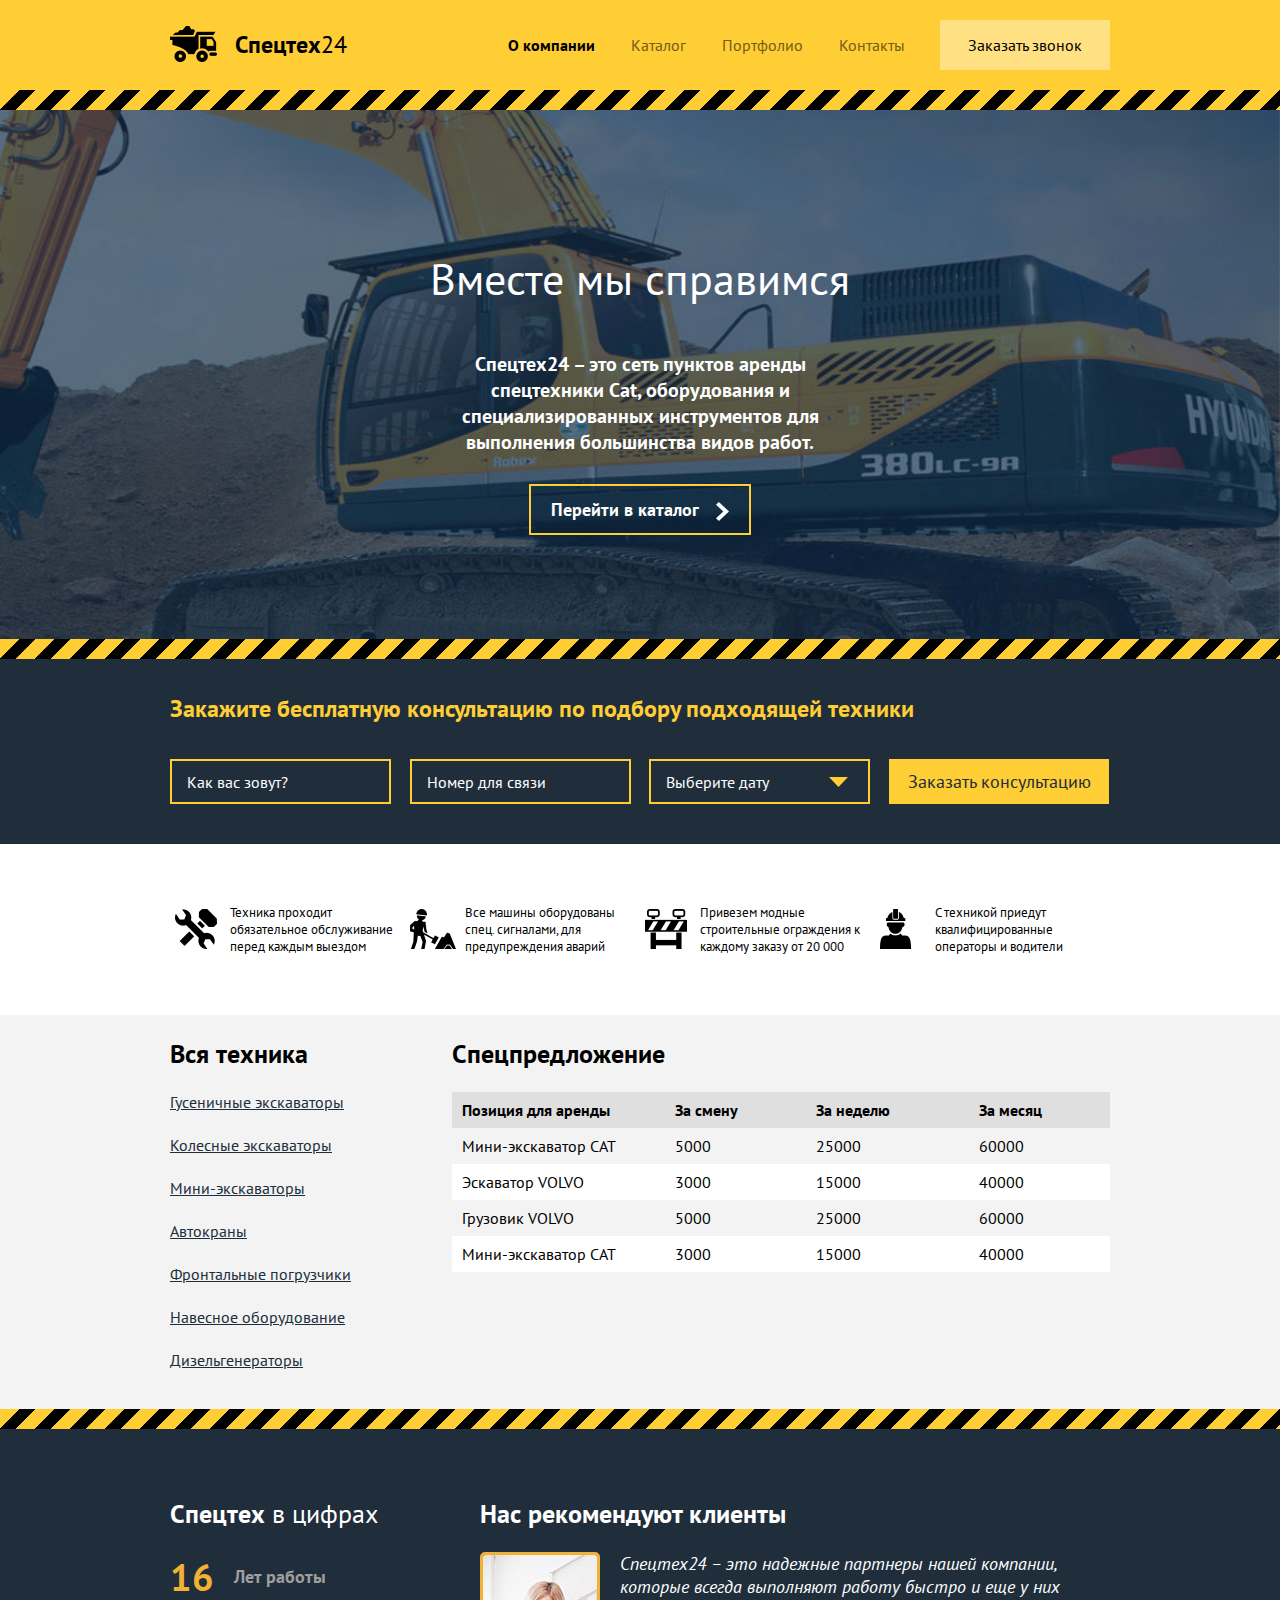
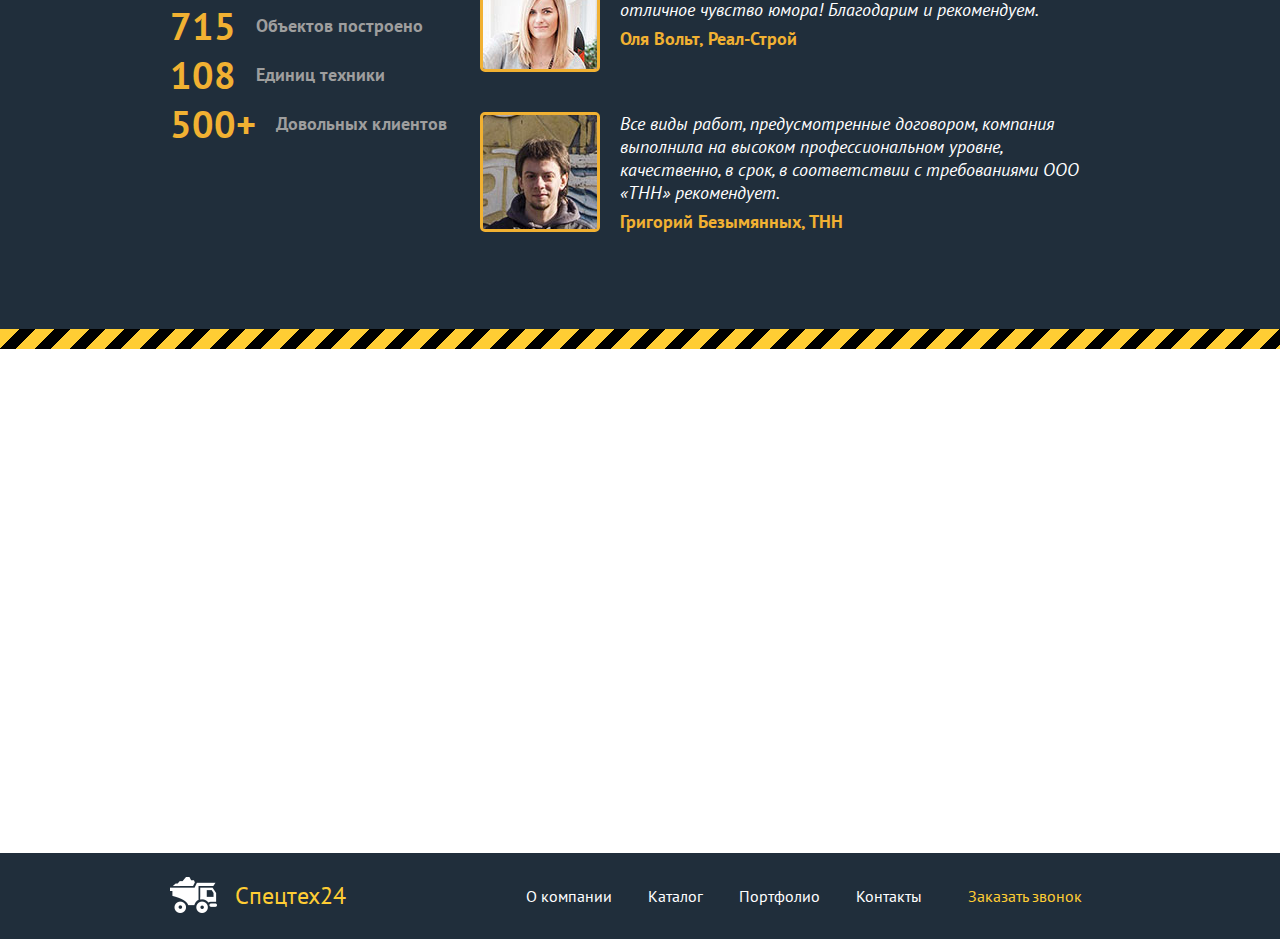
<file: index.html>
<!DOCTYPE HTML>
<html>
  <head>
  <meta http-equiv="Content-Type" content="text/html; charset=utf-8">
  <title>Спецтех24</title>
  <link href='https://fonts.googleapis.com/css?family=PT+Sans:400,700&subset=latin,cyrillic' rel='stylesheet' type='text/css'>
  <link rel="stylesheet" href="css/normalize.css">
  <link rel="stylesheet" href="css/style.css">
  </head>
  <body>
   <header class="page-header">
     <div class="container">
           <div class="header-logo">
           <span class=""><b>Спецтех</b>24</span>
           </div>
            <nav class="main-nav">
              <ul>
                <li><a href="index.html" class="main-nav__current-a">О компании</a></li>
                <li><a href="catalog.html">Каталог</a></li>
                <li><a href="portfolio.html">Портфолио</a></li>
                <li><a href="contacts.html">Контакты</a></li>
              </ul>
            </nav>
          <button class="header__call-btn">Заказать звонок</button>
     </div>
    </header>
    <main class="gradient">
      <article class="promo">
          <div class="container">
            <p>Вместе мы справимся</p>
            <h1>Спецтех24 – это сеть пунктов аренды спецтехники Cat, оборудования и специализированных инструментов для выполнения большинства видов работ.</h1>
            <a href="catalog.html" class="promo-btn">Перейти в каталог</a>
          </div>
      </article>
        <section class="consult gradient">
          <div class="container">
          <h2>Закажите бесплатную консультацию по подбору подходящей техники</h2>
          <form action="#" class="consult-form row">
            <input type="text" placeholder="Как вас зовут?" class="consult__form-input column">
            <input type="tel" placeholder="Номер для связи" class="consult__form-input column">
            <div class="form-calendar">
            <input type="text" placeholder="Выберите дату" id="datetimepicker" class="input-calendar">
            </div>
            <input type="button" class="consult-btn column" value="Заказать консультацию">
          </form>
          </div>
        </section>
      <div class="features">
        <div class="container">
        <ul class="row">
          <li class="column"><div class="features-img-tools features-item"><p>Техника проходит обязательное обслуживание перед каждым выездом</p></div></li>
          <li class="column"><div class="features-img-work features-item"><p>Все машины оборудованы спец. сигналами, для предупреждения аварий</p></div></li>
          <li class="column"><div class="features-img-fence features-item"><p>Привезем модные строительные ограждения к каждому заказу от 20 000 </p></div></li>
          <li class="column"><div class="features-img-workman features-item"><p>С техникой приедут квалифицированные операторы и водители</p></div></li>
        </ul>
        </div>
        </div>
      <div class="technic">
        <div class="container">
        <div class="row">
        <aside class="items column">
          <h2>Вся техника</h2>
          <nav class="technic-nav">
            <ul>
            <li><a href="#">Гусеничные экскаваторы</a></li>
            <li><a href="#">Колесные экскаваторы</a></li>
            <li><a href="#">Мини-экскаваторы</a></li>
            <li><a href="#">Автокраны</a></li>
            <li><a href="#">Фронтальные погрузчики</a></li>
            <li><a href="#">Навесное оборудование</a></li>
            <li><a href="#">Дизельгенераторы</a></li>
            </ul>
          </nav>
        </aside>
         <section class="special-offer column-right">
          <h2>Спецпредложение</h2>
          <table class="special-offer-table">
            <tr>
              <th>Позиция для аренды</th>
              <th>За смену</th>
              <th>За неделю</th>
              <th>За месяц</th>
            </tr>
            <tr>
              <td>Мини-экскаватор CAT</td>
              <td>5000</td>
              <td>25000</td>
              <td>60000</td>
            </tr>
            <tr>
              <td>Эскаватор VOLVO</td>
              <td>3000</td>
              <td>15000</td>
              <td>40000</td>
            </tr>
            <tr>
              <td>Грузовик VOLVO</td>
              <td>5000</td>
              <td>25000</td>
              <td>60000</td>
            </tr>
            <tr>
              <td>Мини-экскаватор CAT</td>
              <td>3000</td>
              <td>15000</td>
              <td>40000</td>
            </tr>
          </table>
        </section>
      </div>
        </div>
      </div>
      <div class="about gradient">
        <div class="container">
        <div class="row">
        <div class="advantage column">
          <h2>Спецтех <span class="thin-text">в цифрах</span></h2>
          <ul>
            <li><span class="advantage-number">16</span><span class="advantage-text"> Лет работы</span></li>
            <li><span class="advantage-number">715</span><span class="advantage-text"> Объектов построено</span></li>
            <li><span class="advantage-number">108</span><span class="advantage-text"> Единиц техники</span></li>
            <li><span class="advantage-number">500+</span><span class="advantage-text"> Довольных клиентов</span></li>
          </ul>
        </div>
        <div class="clients column-right">
        <article class="clients-review row">
          <h2>Нас рекомендуют клиенты</h2>
            <div class="clients-photo">
              <img src="img/img-photo-client-a.jpg" alt="Оля Вольт" class="clients-review__photo-woman">
            </div>
          <blockquote>Спецтех24 – это надежные партнеры нашей компании, которые всегда выполняют работу быстро и еще у них отличное чувство юмора! Благодарим и рекомендуем.
            <cite>Оля Вольт, Реал-Строй</cite>
          </blockquote>
          </article>
          <article class="clients-review">
          <div class="clients-photo">
          <img src="img/img-photo-client-b.jpg" alt="Григорий Безымянных" class="clients-review__photo-man">
          </div>
          <blockquote>
            Все виды работ, предусмотренные договором, компания выполнила на высоком профессиональном уровне, качественно, в срок, в соответствии с требованиями ООО «ТНН» рекомендует.
              <cite>Григорий Безымянных, ТНН</cite>
            </blockquote>
          </article>
          </div>
        </div>
        </div>
      </div>
      <div class="map gradient">
        <iframe src="https://www.google.com/maps/embed?pb=!1m14!1m12!1m3!1d38037.79157214837!2d30.310338916148982!3d59.93023123448317!2m3!1f0!2f0!3f0!3m2!1i1024!2i768!4f13.1!5e0!3m2!1sru!2sru!4v1454964029597" width="600" height="450" frameborder="0" style="border:0" allowfullscreen></iframe>
      </div>
    </main>
     <footer class="page-footer">
      <div class="container">
        <div class="footer-logo">
            <span>Спецтех24</span>
        </div>
          <nav class="footer-nav">
            <ul>
              <li><a href="index.html">О компании</a></li>
              <li><a href="catalog.html">Каталог</a></li>
              <li><a href="portfolio.html">Портфолио</a></li>
              <li><a href="contacts.html">Контакты</a></li>
            </ul>
         </nav>
           <input type="button" class="footer__call-btn" value="Заказать звонок">
      </div>
    </footer>
    <script src="js/jquery.js"></script>
    <script src="js/jquery.datetimepicker.full.min.js"></script>
    <script src="js/main.js"></script>
  </body>
</html>
</file>
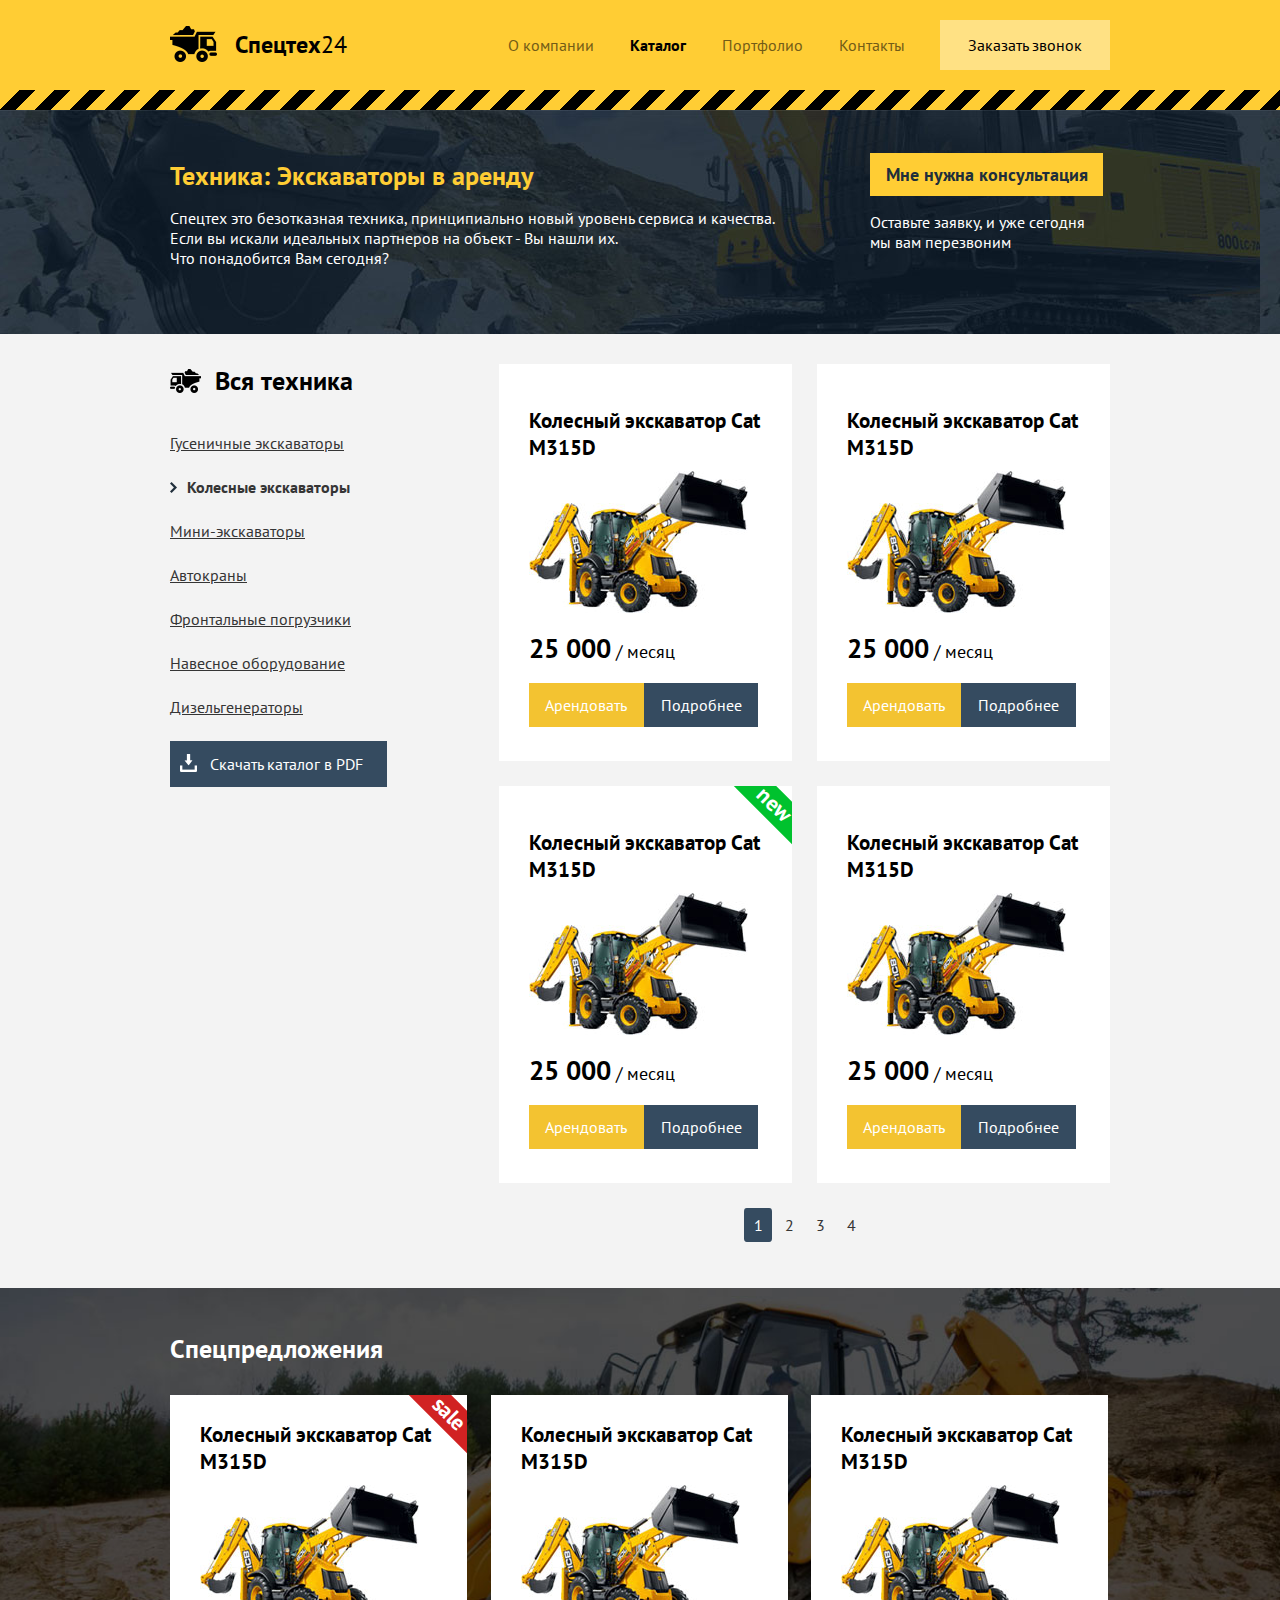
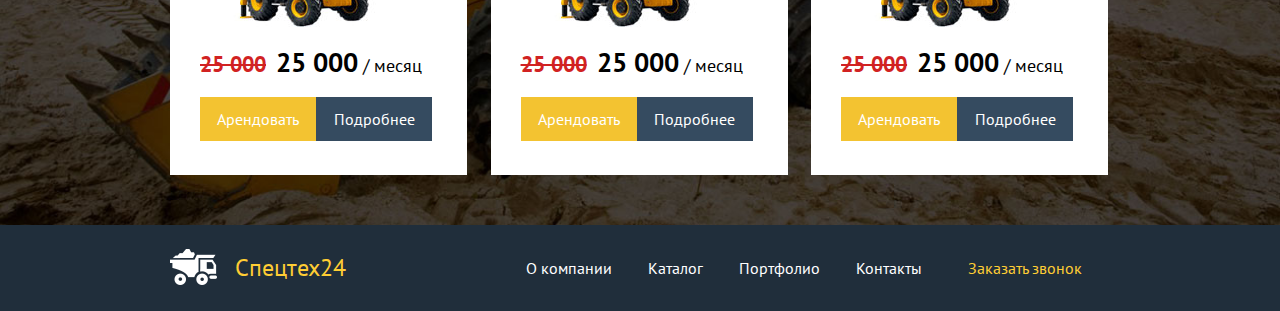
<file: catalog.html>
<!DOCTYPE HTML>
<html>
  <head>
  <meta http-equiv="Content-Type" content="text/html; charset=utf-8">
  <title>Каталог</title>
  <link href='https://fonts.googleapis.com/css?family=PT+Sans:400,700&subset=latin,cyrillic' rel='stylesheet' type='text/css'>
  <link rel="stylesheet" href="css/normalize.css">
  <link rel="stylesheet" href="css/style.css">
  </head>
  <body>
     <header class="page-header">
     <div class="container">
           <a href="index.html" class="header-logo">
           <span class=""><b>Спецтех</b>24</span>
           </a>
            <nav class="main-nav">
              <ul>
                <li><a href="index.html">О компании</a></li>
                <li><a href="catalog.html" class="main-nav__current-a">Каталог</a></li>
                <li><a href="portfolio.html">Портфолио</a></li>
                <li><a href="contacts.html">Контакты</a></li>
              </ul>
            </nav>
          <input type="button" class="header__call-btn" value="Заказать звонок">
     </div>
    </header>
    <main class="gradient">
      <div class="catalog__info">
        <div class="container">
        <div class="row">
              <div class="catalog__info-text column">
                <h1>Техника: Экскаваторы в аренду</h1>
              <p>Спецтех это безотказная техника, принципиально новый уровень сервиса и качества. <br> Если вы искали идеальных партнеров на объект - Вы нашли их. <br>
              Что понадобится Вам сегодня?</p>
              </div>
          <div class="catalog__info-consult-btn column-right">
          <a href="contacts.html" class="catalog__consult-btn">Мне нужна консультация</a>
                <p>Оставьте заявку, и уже сегодня мы вам перезвоним</p>
          </div>
          </div>
          </div>
      </div>
      <div class="catalog__selection">
        <div class="container">
        <div class="row">
        <aside class="catalog__items column">
          <h2>Вся техника</h2>
          <nav class="catalog__items-nav">
            <ul>
              <li><a href="#">Гусеничные экскаваторы</a></li>
              <li><a href="#" class="catalog__items-current-a">Колесные экскаваторы</a></li>
              <li><a href="#">Мини-экскаваторы</a></li>
              <li><a href="#">Автокраны</a></li>
              <li><a href="#">Фронтальные погрузчики</a></li>
              <li><a href="#">Навесное оборудование</a></li>
              <li><a href="#">Дизельгенераторы</a></li>
            </ul>
          </nav>
          <a href="#" class="catalog__items-nav-btn">Скачать каталог в PDF</a>
        </aside>
          <section class="goods column-right">
          <div class="row">
            <div class="product column">
              <h2>Колесный экскаватор Cat M315D</h2>
                <img src="img/pic/catalog-goods-product.jpg" alt="Экскаватор">
                <p><span class="catalog__price">25 000</span> / месяц</p>
              <a href="#" class="catalog__product-btn btn-yellow">Арендовать</a>
              <a href="#" class="catalog__product-btn btn-grey">Подробнее</a>
            </div>
            <div class="product column">
              <h2>Колесный экскаватор Cat M315D</h2>
                <img src="img/pic/catalog-goods-product.jpg" alt="Экскаватор">
                <p><span class="catalog__price">25 000</span> / месяц</p>
              <a href="#" class="catalog__product-btn btn-yellow">Арендовать</a>
              <a href="#" class="catalog__product-btn btn-grey">Подробнее</a>
            </div>
            <div class="product column new-product">
              <h2>Колесный экскаватор Cat M315D</h2>
                <img src="img/pic/catalog-goods-product.jpg" alt="Экскаватор">
                <p><span class="catalog__price">25 000</span> / месяц</p>
              <a href="#" class="catalog__product-btn btn-yellow">Арендовать</a>
              <a href="#" class="catalog__product-btn btn-grey">Подробнее</a>
            </div>
            <div class="product column">
              <h2>Колесный экскаватор Cat M315D</h2>
                <img src="img/pic/catalog-goods-product.jpg" alt="Экскаватор">
                <p><span class="catalog__price">25 000</span> / месяц</p>
              <a href="#" class="catalog__product-btn btn-yellow">Арендовать</a>
              <a href="#" class="catalog__product-btn btn-grey">Подробнее</a>
            </div>
              <div class="catalog__goods-navigation">
                <a href="#" class="catalog__goods-pages-btn current-page">1</a>
                <a href="#" class="catalog__goods-pages-btn">2</a>
                <a href="#" class="catalog__goods-pages-btn">3</a>
                <a href="#" class="catalog__goods-pages-btn">4</a>
              </div>
            </div>
        </section>
       </div>
        </div>
      </div>
      <section class="catalog__special-offer">
        <div class="container">
          <h2>Спецпредложения</h2>
          <div class="row">
          <div class="special-offer-product sale column">
            <h2>Колесный экскаватор Cat M315D</h2>
                <img src="img/pic/catalog-goods-product.jpg" height="142" width="219" alt="Экскаватор">
                <p><span class="old-price">25 000</span><span class="catalog__price">25 000</span> / месяц</p>
              <a href="#" class="catalog__product-btn btn-yellow">Арендовать</a>
              <a href="#" class="catalog__product-btn btn-grey">Подробнее</a>
          </div>
          <div class="special-offer-product column">
            <h2>Колесный экскаватор Cat M315D</h2>
                <img src="img/pic/catalog-goods-product.jpg" height="142" width="219" alt="Экскаватор">
                <p><span class="old-price">25 000</span><span class="catalog__price">25 000</span> / месяц</p>
              <a href="#" class="catalog__product-btn btn-yellow">Арендовать</a>
              <a href="#" class="catalog__product-btn btn-grey">Подробнее</a>
          </div>
          <div class="special-offer-product column">
            <h2>Колесный экскаватор Cat M315D</h2>
                <img src="img/pic/catalog-goods-product.jpg" height="142" width="219" alt="Экскаватор">
                <p><span class="old-price">25 000</span><span class="catalog__price">25 000</span> / месяц</p>
              <a href="#" class="catalog__product-btn btn-yellow">Арендовать</a>
              <a href="#" class="catalog__product-btn btn-grey">Подробнее</a>
          </div>
        </div>
        </div>
      </section>
     </main>
     <footer class="page-footer">
      <div class="container">
        <a href="index.html" class="footer-logo">
            <span>Спецтех24</span>
        </a>
          <nav class="footer-nav">
            <ul>
              <li><a href="index.html">О компании</a></li>
              <li><a href="catalog.html">Каталог</a></li>
              <li><a href="portfolio.html">Портфолио</a></li>
              <li><a href="contacts.html">Контакты</a></li>
            </ul>
         </nav>
           <input type="button" class="footer__call-btn" value="Заказать звонок">
      </div>
    </footer>
  </body>
</html>
</file>
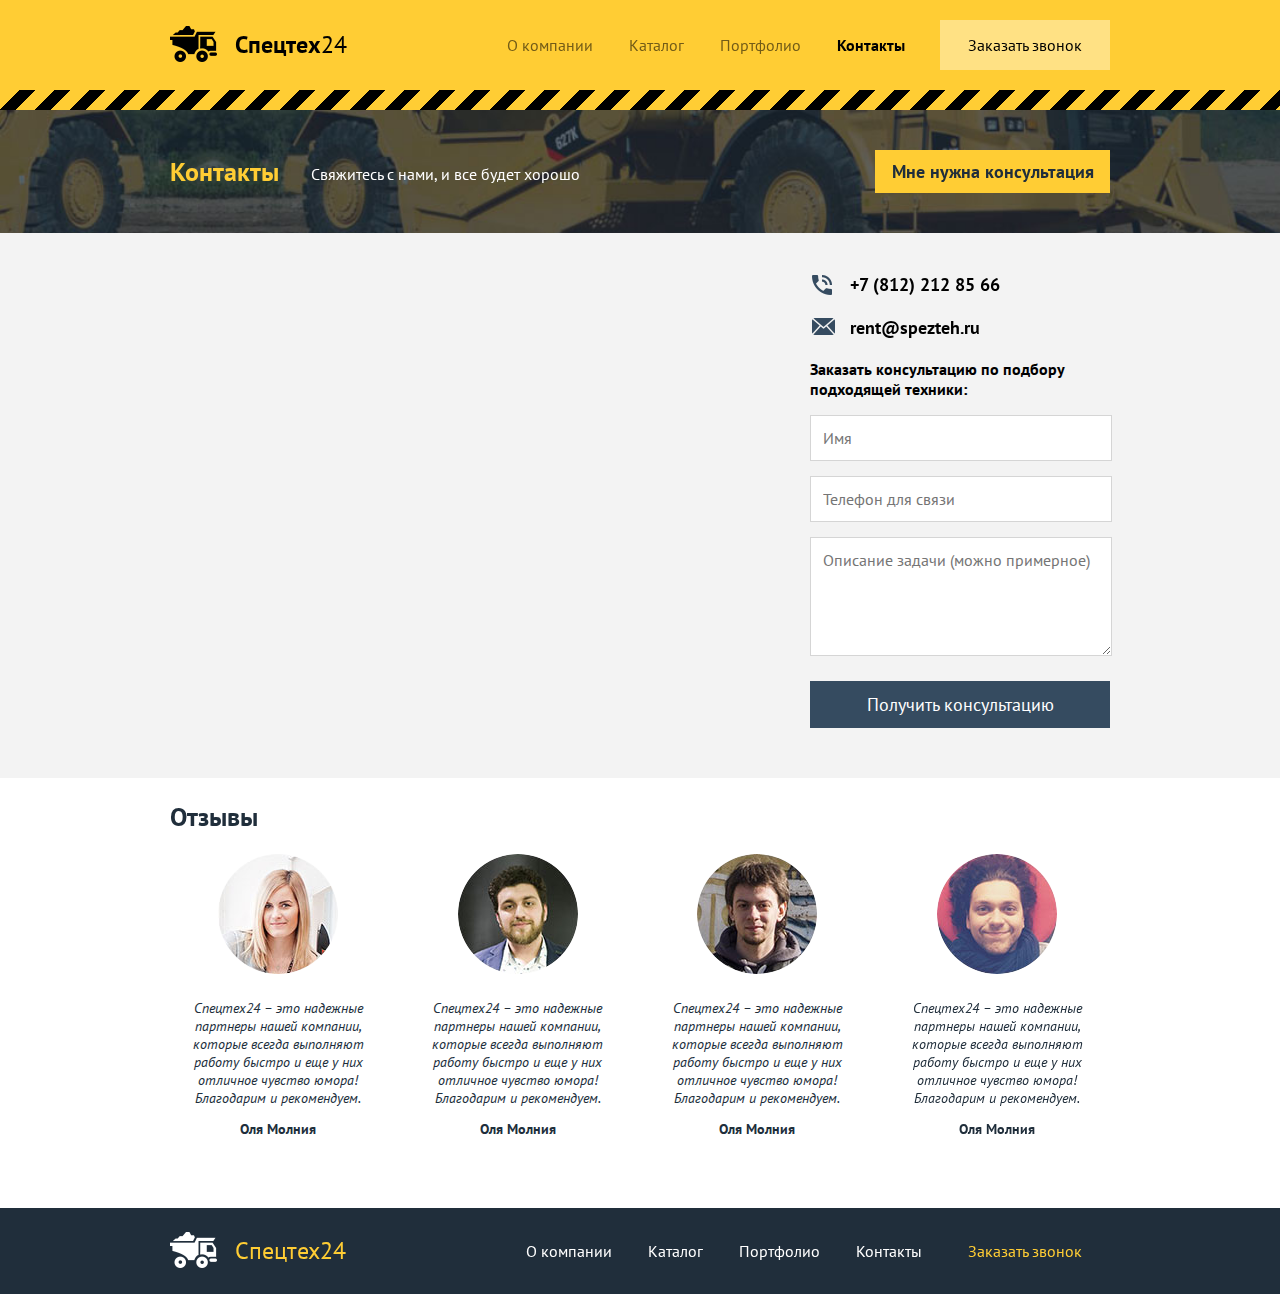
<file: contacts.html>
<!DOCTYPE HTML>
<html>
  <head>
  <meta http-equiv="Content-Type" content="text/html; charset=utf-8">
  <title>Контакты</title>
  <link href='https://fonts.googleapis.com/css?family=PT+Sans:400,700&subset=latin,cyrillic' rel='stylesheet' type='text/css'>
  <link rel="stylesheet" href="css/normalize.css">
  <link rel="stylesheet" href="css/style.css">
  </head>
  <body>
    <header class="page-header">
     <div class="container">
           <a href="index.html" class="header-logo">
           <span class=""><b>Спецтех</b>24</span>
           </a>
            <nav class="main-nav">
              <ul>
                <li><a href="index.html">О компании</a></li>
                <li><a href="catalog.html">Каталог</a></li>
                <li><a href="portfolio.html">Портфолио</a></li>
                <li><a href="contacts.html" class="main-nav__current-a">Контакты</a></li>
              </ul>
            </nav>
          <input type="button" class="header__call-btn" value="Заказать звонок">
     </div>
    </header>
    <main class="gradient">
      <div class="contacts">
        <div class="container">
          <div class="row">
              <div class="contacts_title">
                <h1>Контакты</h1>
                <p>Свяжитесь с нами, и все будет хорошо</p>
              </div>
              <a href="#" class="contacts-btn">Мне нужна консультация</a>
          </div>
      </div>
      </div>
      <section class="contacts-info">
        <div class="container">
        <div class="row">
          <div class="contacts__map column">
            <iframe src="https://www.google.com/maps/embed?pb=!1m14!1m12!1m3!1d38037.79157214837!2d30.310338916148982!3d59.93023123448317!2m3!1f0!2f0!3f0!3m2!1i1024!2i768!4f13.1!5e0!3m2!1sru!2sru!4v1454964029597" width="600" height="450" frameborder="0" style="border:0" allowfullscreen></iframe>
          </div>
            <div class="contacts-info-data column">
              <span class="contacts-number">+7 (812) 212 85 66</span>
              <span class="contacts-email">rent@spezteh.ru</span>
              <h2>Заказать консультацию по подбору подходящей техники:</h2>
              <form action="#">
                <input type="text" class="contacts-info-input" placeholder="Имя">
                <input type="tel" class="contacts-info-input" placeholder="Телефон для связи">
                <textarea name="contacts-form-name" id="contacts-form-id" placeholder="Описание задачи (можно примерное)"></textarea>
                <input type="button" class="contacts__form-btn" value="Получить консультацию">
              </form>
          </div>
          </div>
        </div>
      </section>
      <section class="contacts__clients-reviews">
        <div class="container">
          <h2>Отзывы</h2>
          <div class="row">
            <div class="contacts__clients-review column">
            <div class="skin">
              <img src="img/contacts-clients-review-a.jpg" height="120" width="120" alt="фото">
              </div>
        <blockquote>
          Спецтех24 – это надежные партнеры нашей компании, которые всегда выполняют работу быстро и еще у них отличное чувство юмора! Благодарим и рекомендуем. <br>
                <cite>Оля Молния</cite>
        </blockquote>
            </div>
             <div class="contacts__clients-review column">
             <div class="skin">
              <img src="img/contacts-clients-review-b.jpg" alt="фото">
              </div>
        <blockquote>
          Спецтех24 – это надежные партнеры нашей компании, которые всегда выполняют работу быстро и еще у них отличное чувство юмора! Благодарим и рекомендуем. <br>
                <cite>Оля Молния</cite>
        </blockquote>
            </div>
        <div class="contacts__clients-review column">
            <div class="skin">
              <img src="img/contacts-clients-review-c.jpg" alt="фото">
              </div>
        <blockquote>
          Спецтех24 – это надежные партнеры нашей компании, которые всегда выполняют работу быстро и еще у них отличное чувство юмора! Благодарим и рекомендуем. <br>
                <cite>Оля Молния</cite>
        </blockquote>
            </div>
             <div class="contacts__clients-review column">
              <div class="skin">
                <img src="img/contacts-clients-review-d.jpg" alt="фото">
              </div>
        <blockquote>
          Спецтех24 – это надежные партнеры нашей компании, которые всегда выполняют работу быстро и еще у них отличное чувство юмора! Благодарим и рекомендуем. <br>
                <cite>Оля Молния</cite>
        </blockquote>
            </div>
        </div>
        </div>
      </section>
    </main>
 <footer class="page-footer">
      <div class="container">
        <a href="index.html" class="footer-logo">
            <span>Спецтех24</span>
        </a>
          <nav class="footer-nav">
            <ul>
              <li><a href="index.html">О компании</a></li>
              <li><a href="catalog.html">Каталог</a></li>
              <li><a href="portfolio.html">Портфолио</a></li>
              <li><a href="contacts.html">Контакты</a></li>
            </ul>
         </nav>
           <input type="button" class="footer__call-btn" value="Заказать звонок">
      </div>
    </footer>
  </body>
</html>
</file>
<file: css/style.css>
/*Стили календаря*/

.xdsoft_datetimepicker {
  box-shadow: 0 5px 15px -5px rgba(0, 0, 0, 0.506);
  background: #fff;
  border-bottom: 1px solid #bbb;
  border-left: 1px solid #ccc;
  border-right: 1px solid #ccc;
  border-top: 1px solid #ccc;
  color: #333;
  font-family: "Helvetica Neue", Helvetica, Arial, sans-serif;
  padding: 8px;
  padding-left: 0;
  padding-top: 2px;
  position: absolute;
  z-index: 9999;
  -moz-box-sizing: border-box;
  box-sizing: border-box;
  display: none;
}
.xdsoft_datetimepicker.xdsoft_rtl {
  padding: 8px 0 8px 8px;
}

.xdsoft_datetimepicker iframe {
  position: absolute;
  left: 0;
  top: 0;
  width: 75px;
  height: 210px;
  background: transparent;
  border: none;
}

/*For IE8 or lower*/
.xdsoft_datetimepicker button {
  border: none !important;
}

.xdsoft_noselect {
  -webkit-touch-callout: none;
  -webkit-user-select: none;
  -khtml-user-select: none;
  -moz-user-select: none;
  -ms-user-select: none;
  -o-user-select: none;
  user-select: none;
}

.xdsoft_noselect::selection { background: transparent }
.xdsoft_noselect::-moz-selection { background: transparent }

.xdsoft_datetimepicker.xdsoft_inline {
  display: inline-block;
  position: static;
  box-shadow: none;
}

.xdsoft_datetimepicker * {
  -moz-box-sizing: border-box;
  box-sizing: border-box;
  padding: 0;
  margin: 0;
}

.xdsoft_datetimepicker .xdsoft_datepicker, .xdsoft_datetimepicker .xdsoft_timepicker {
  display: none;
}

.xdsoft_datetimepicker .xdsoft_datepicker.active, .xdsoft_datetimepicker .xdsoft_timepicker.active {
  display: block;
}

.xdsoft_datetimepicker .xdsoft_datepicker {
  width: 224px;
  float: left;
  margin-left: 8px;
}
.xdsoft_datetimepicker.xdsoft_rtl .xdsoft_datepicker {
  float: right;
  margin-right: 8px;
  margin-left: 0;
}

.xdsoft_datetimepicker.xdsoft_showweeks .xdsoft_datepicker {
  width: 256px;
}

.xdsoft_datetimepicker .xdsoft_timepicker {
  width: 58px;
  float: left;
  text-align: center;
  margin-left: 8px;
  margin-top: 0;
}
.xdsoft_datetimepicker.xdsoft_rtl .xdsoft_timepicker {
  float: right;
  margin-right: 8px;
  margin-left: 0;
}

.xdsoft_datetimepicker .xdsoft_datepicker.active+.xdsoft_timepicker {
  margin-top: 8px;
  margin-bottom: 3px
}

.xdsoft_datetimepicker .xdsoft_mounthpicker {
  position: relative;
  text-align: center;
}

.xdsoft_datetimepicker .xdsoft_label i,
.xdsoft_datetimepicker .xdsoft_prev,
.xdsoft_datetimepicker .xdsoft_next,
.xdsoft_datetimepicker .xdsoft_today_button {
  background-image: url([data-uri]);
}

.xdsoft_datetimepicker .xdsoft_label i {
  opacity: 0.5;
  background-position: -92px -19px;
  display: inline-block;
  width: 9px;
  height: 20px;
  vertical-align: middle;
}

.xdsoft_datetimepicker .xdsoft_prev {
  float: left;
  background-position: -20px 0;
}
.xdsoft_datetimepicker .xdsoft_today_button {
  float: left;
  background-position: -70px 0;
  margin-left: 5px;
}

.xdsoft_datetimepicker .xdsoft_next {
  float: right;
  background-position: 0 0;
}

.xdsoft_datetimepicker .xdsoft_next,
.xdsoft_datetimepicker .xdsoft_prev ,
.xdsoft_datetimepicker .xdsoft_today_button {
  background-color: transparent;
  background-repeat: no-repeat;
  border: 0 none;
  cursor: pointer;
  display: block;
  height: 30px;
  opacity: 0.5;
  -ms-filter: "progid:DXImageTransform.Microsoft.Alpha(Opacity=50)";
  outline: medium none;
  overflow: hidden;
  padding: 0;
  position: relative;
  text-indent: 100%;
  white-space: nowrap;
  width: 20px;
  min-width: 0;
}

.xdsoft_datetimepicker .xdsoft_timepicker .xdsoft_prev,
.xdsoft_datetimepicker .xdsoft_timepicker .xdsoft_next {
  float: none;
  background-position: -40px -15px;
  height: 15px;
  width: 30px;
  display: block;
  margin-left: 14px;
  margin-top: 7px;
}
.xdsoft_datetimepicker.xdsoft_rtl .xdsoft_timepicker .xdsoft_prev,
.xdsoft_datetimepicker.xdsoft_rtl .xdsoft_timepicker .xdsoft_next {
  float: none;
  margin-left: 0;
  margin-right: 14px;
}

.xdsoft_datetimepicker .xdsoft_timepicker .xdsoft_prev {
  background-position: -40px 0;
  margin-bottom: 7px;
  margin-top: 0;
}

.xdsoft_datetimepicker .xdsoft_timepicker .xdsoft_time_box {
  height: 151px;
  overflow: hidden;
  border-bottom: 1px solid #ddd;
}

.xdsoft_datetimepicker .xdsoft_timepicker .xdsoft_time_box >div >div {
  background: #f5f5f5;
  border-top: 1px solid #ddd;
  color: #666;
  font-size: 12px;
  text-align: center;
  border-collapse: collapse;
  cursor: pointer;
  border-bottom-width: 0;
  height: 25px;
  line-height: 25px;
}

.xdsoft_datetimepicker .xdsoft_timepicker .xdsoft_time_box >div > div:first-child {
  border-top-width: 0;
}

.xdsoft_datetimepicker .xdsoft_today_button:hover,
.xdsoft_datetimepicker .xdsoft_next:hover,
.xdsoft_datetimepicker .xdsoft_prev:hover {
  opacity: 1;
  -ms-filter: "progid:DXImageTransform.Microsoft.Alpha(Opacity=100)";
}

.xdsoft_datetimepicker .xdsoft_label {
  display: inline;
  position: relative;
  z-index: 9999;
  margin: 0;
  padding: 5px 3px;
  font-size: 14px;
  line-height: 20px;
  font-weight: bold;
  background-color: #fff;
  float: left;
  width: 182px;
  text-align: center;
  cursor: pointer;
}

.xdsoft_datetimepicker .xdsoft_label:hover>span {
  text-decoration: underline;
}

.xdsoft_datetimepicker .xdsoft_label:hover i {
  opacity: 1.0;
}

.xdsoft_datetimepicker .xdsoft_label > .xdsoft_select {
  border: 1px solid #ccc;
  position: absolute;
  right: 0;
  top: 30px;
  z-index: 101;
  display: none;
  background: #fff;
  max-height: 160px;
  overflow-y: hidden;
}

.xdsoft_datetimepicker .xdsoft_label > .xdsoft_select.xdsoft_monthselect{ right: -7px }
.xdsoft_datetimepicker .xdsoft_label > .xdsoft_select.xdsoft_yearselect{ right: 2px }
.xdsoft_datetimepicker .xdsoft_label > .xdsoft_select > div > .xdsoft_option:hover {
  color: #fff;
  background: #ff8000;
}

.xdsoft_datetimepicker .xdsoft_label > .xdsoft_select > div > .xdsoft_option {
  padding: 2px 10px 2px 5px;
  text-decoration: none !important;
}

.xdsoft_datetimepicker .xdsoft_label > .xdsoft_select > div > .xdsoft_option.xdsoft_current {
  background: #33aaff;
  box-shadow: #178fe5 0 1px 3px 0 inset;
  color: #fff;
  font-weight: 700;
}

.xdsoft_datetimepicker .xdsoft_month {
  width: 100px;
  text-align: right;
}

.xdsoft_datetimepicker .xdsoft_calendar {
  clear: both;
}

.xdsoft_datetimepicker .xdsoft_year{
  width: 48px;
  margin-left: 5px;
}

.xdsoft_datetimepicker .xdsoft_calendar table {
  border-collapse: collapse;
  width: 100%;

}

.xdsoft_datetimepicker .xdsoft_calendar td > div {
  padding-right: 5px;
}

.xdsoft_datetimepicker .xdsoft_calendar th {
  height: 25px;
}

.xdsoft_datetimepicker .xdsoft_calendar td,.xdsoft_datetimepicker .xdsoft_calendar th {
  width: 14.2857142%;
  background: #f5f5f5;
  border: 1px solid #ddd;
  color: #666;
  font-size: 12px;
  text-align: right;
  vertical-align: middle;
  padding: 0;
  border-collapse: collapse;
  cursor: pointer;
  height: 25px;
}
.xdsoft_datetimepicker.xdsoft_showweeks .xdsoft_calendar td,.xdsoft_datetimepicker.xdsoft_showweeks .xdsoft_calendar th {
  width: 12.5%;
}

.xdsoft_datetimepicker .xdsoft_calendar th {
  background: #f1f1f1;
}

.xdsoft_datetimepicker .xdsoft_calendar td.xdsoft_today {
  color: #33aaff;
}

.xdsoft_datetimepicker .xdsoft_calendar td.xdsoft_highlighted_default {
  background: #ffe9d2;
  box-shadow: #ffb871 0 1px 4px 0 inset;
  color: #000;
}
.xdsoft_datetimepicker .xdsoft_calendar td.xdsoft_highlighted_mint {
  background: #c1ffc9;
  box-shadow: #00dd1c 0 1px 4px 0 inset;
  color: #000;
}

.xdsoft_datetimepicker .xdsoft_calendar td.xdsoft_default,
.xdsoft_datetimepicker .xdsoft_calendar td.xdsoft_current,
.xdsoft_datetimepicker .xdsoft_timepicker .xdsoft_time_box >div >div.xdsoft_current {
  background: #33aaff;
  box-shadow: #178fe5 0 1px 3px 0 inset;
  color: #fff;
  font-weight: 700;
}

.xdsoft_datetimepicker .xdsoft_calendar td.xdsoft_other_month,
.xdsoft_datetimepicker .xdsoft_calendar td.xdsoft_disabled,
.xdsoft_datetimepicker .xdsoft_time_box >div >div.xdsoft_disabled {
  opacity: 0.5;
  -ms-filter: "progid:DXImageTransform.Microsoft.Alpha(Opacity=50)";
  cursor: default;
}

.xdsoft_datetimepicker .xdsoft_calendar td.xdsoft_other_month.xdsoft_disabled {
  opacity: 0.2;
  -ms-filter: "progid:DXImageTransform.Microsoft.Alpha(Opacity=20)";
}

.xdsoft_datetimepicker .xdsoft_calendar td:hover,
.xdsoft_datetimepicker .xdsoft_timepicker .xdsoft_time_box >div >div:hover {
  color: #fff !important;
  background: #ff8000 !important;
  box-shadow: none !important;
}

.xdsoft_datetimepicker .xdsoft_calendar td.xdsoft_current.xdsoft_disabled:hover,
.xdsoft_datetimepicker .xdsoft_timepicker .xdsoft_time_box>div>div.xdsoft_current.xdsoft_disabled:hover {
  background: #33aaff !important;
  box-shadow: #178fe5 0 1px 3px 0 inset !important;
  color: #fff !important;
}

.xdsoft_datetimepicker .xdsoft_calendar td.xdsoft_disabled:hover,
.xdsoft_datetimepicker .xdsoft_timepicker .xdsoft_time_box >div >div.xdsoft_disabled:hover {
  color: inherit  !important;
  background: inherit !important;
  box-shadow: inherit !important;
}

.xdsoft_datetimepicker .xdsoft_calendar th {
  font-weight: 700;
  text-align: center;
  color: #999;
  cursor: default;
}

.xdsoft_datetimepicker .xdsoft_copyright {
  color: #ccc !important;
  font-size: 10px;
  clear: both;
  float: none;
  margin-left: 8px;
}

.xdsoft_datetimepicker .xdsoft_copyright a { color: #eee !important }
.xdsoft_datetimepicker .xdsoft_copyright a:hover { color: #aaa !important }

.xdsoft_time_box {
  position: relative;
  border: 1px solid #ccc;
}
.xdsoft_scrollbar >.xdsoft_scroller {
  background: #ccc !important;
  height: 20px;
  border-radius: 3px;
}
.xdsoft_scrollbar {
  position: absolute;
  width: 7px;
  right: 0;
  top: 0;
  bottom: 0;
  cursor: pointer;
}
.xdsoft_datetimepicker.xdsoft_rtl .xdsoft_scrollbar {
  left: 0;
  right: auto;
}
.xdsoft_scroller_box {
  position: relative;
}

.xdsoft_datetimepicker.xdsoft_dark {
  box-shadow: 0 5px 15px -5px rgba(255, 255, 255, 0.506);
  background: #202e3b;
  border-bottom: 1px solid #444;
  border-left: 1px solid #333;
  border-right: 1px solid #333;
  border-top: 1px solid #333;
  color: #ffcd34;
}

.xdsoft_datetimepicker.xdsoft_dark .xdsoft_timepicker .xdsoft_time_box {
  border-bottom: 1px solid #222;
}
.xdsoft_datetimepicker.xdsoft_dark .xdsoft_timepicker .xdsoft_time_box >div >div {
  background: #202e3b;
  border-top: 1px solid #222;
  color: #999;
}

.xdsoft_datetimepicker.xdsoft_dark .xdsoft_label {
  background-color: #202e3b;
}
.xdsoft_datetimepicker.xdsoft_dark .xdsoft_label > .xdsoft_select {
  border: 1px solid #333;
  background: #202e3b;
}

.xdsoft_datetimepicker.xdsoft_dark .xdsoft_label > .xdsoft_select > div > .xdsoft_option:hover {
  color: #000;
  background: #007fff;
}

.xdsoft_datetimepicker.xdsoft_dark .xdsoft_label > .xdsoft_select > div > .xdsoft_option.xdsoft_current {
  background: #ffcd34;
  box-shadow: #ffcd34 0 1px 3px 0 inset;
  color: #000;
}

.xdsoft_datetimepicker.xdsoft_dark .xdsoft_label i,
.xdsoft_datetimepicker.xdsoft_dark .xdsoft_prev,
.xdsoft_datetimepicker.xdsoft_dark .xdsoft_next,
.xdsoft_datetimepicker.xdsoft_dark .xdsoft_today_button {
  background-image: url([data-uri]);
}

.xdsoft_datetimepicker.xdsoft_dark .xdsoft_calendar td,
.xdsoft_datetimepicker.xdsoft_dark .xdsoft_calendar th {
  background: #202e3b;
  border: 1px solid #222;
  color: #999;
}

.xdsoft_datetimepicker.xdsoft_dark .xdsoft_calendar th {
  background: #202e3b;
}

.xdsoft_datetimepicker.xdsoft_dark .xdsoft_calendar td.xdsoft_today {
  color: #cc5500;
}

.xdsoft_datetimepicker.xdsoft_dark .xdsoft_calendar td.xdsoft_highlighted_default {
  background: #ffe9d2;
  box-shadow: #ffb871 0 1px 4px 0 inset;
  color:#000;
}
.xdsoft_datetimepicker.xdsoft_dark .xdsoft_calendar td.xdsoft_highlighted_mint {
  background: #c1ffc9;
  box-shadow: #00dd1c 0 1px 4px 0 inset;
  color:#000;
}

.xdsoft_datetimepicker.xdsoft_dark .xdsoft_calendar td.xdsoft_default,
.xdsoft_datetimepicker.xdsoft_dark .xdsoft_calendar td.xdsoft_current,
.xdsoft_datetimepicker.xdsoft_dark .xdsoft_timepicker .xdsoft_time_box >div >div.xdsoft_current {
  background: #ffcd34;
  box-shadow: #ffcd34 0 1px 3px 0 inset;
  color: #000;
}

.xdsoft_datetimepicker.xdsoft_dark .xdsoft_calendar td:hover,
.xdsoft_datetimepicker.xdsoft_dark .xdsoft_timepicker .xdsoft_time_box >div >div:hover {
  color: #000 !important;
  background: #ffcd34 !important;
}

.xdsoft_datetimepicker.xdsoft_dark .xdsoft_calendar th {
  color: #666;
}

.xdsoft_datetimepicker.xdsoft_dark .xdsoft_copyright { color: #333 !important }
.xdsoft_datetimepicker.xdsoft_dark .xdsoft_copyright a { color: #111 !important }
.xdsoft_datetimepicker.xdsoft_dark .xdsoft_copyright a:hover { color: #555 !important }

.xdsoft_dark .xdsoft_time_box {
  border: 1px solid #333;
}

.xdsoft_dark .xdsoft_scrollbar >.xdsoft_scroller {
  background: #ffcd34 !important;
}
.xdsoft_datetimepicker .xdsoft_save_selected {
    display: block;
    border: 1px solid #dddddd !important;
    margin-top: 5px;
    width: 100%;
    color: #454551;
    font-size: 13px;
}
.xdsoft_datetimepicker .blue-gradient-button {
  font-family: "museo-sans", "Book Antiqua", sans-serif;
  font-size: 12px;
  font-weight: 300;
  color: #82878c;
  height: 28px;
  position: relative;
  padding: 4px 17px 4px 33px;
  border: 1px solid #d7d8da;
  background: -moz-linear-gradient(top, #fff 0%, #f4f8fa 73%);
  /* FF3.6+ */
  background: -webkit-gradient(linear, left top, left bottom, color-stop(0%, #fff), color-stop(73%, #f4f8fa));
  /* Chrome,Safari4+ */
  background: -webkit-linear-gradient(top, #fff 0%, #f4f8fa 73%);
  /* Chrome10+,Safari5.1+ */
  background: -o-linear-gradient(top, #fff 0%, #f4f8fa 73%);
  /* Opera 11.10+ */
  background: -ms-linear-gradient(top, #fff 0%, #f4f8fa 73%);
  /* IE10+ */
  background: linear-gradient(to bottom, #fff 0%, #f4f8fa 73%);
  /* W3C */
  filter: progid:DXImageTransform.Microsoft.gradient( startColorstr='#fff', endColorstr='#f4f8fa',GradientType=0 );
/* IE6-9 */
}
.xdsoft_datetimepicker .blue-gradient-button:hover, .xdsoft_datetimepicker .blue-gradient-button:focus, .xdsoft_datetimepicker .blue-gradient-button:hover span, .xdsoft_datetimepicker .blue-gradient-button:focus span {
  color: #454551;
  background: -moz-linear-gradient(top, #f4f8fa 0%, #FFF 73%);
  /* FF3.6+ */
  background: -webkit-gradient(linear, left top, left bottom, color-stop(0%, #f4f8fa), color-stop(73%, #FFF));
  /* Chrome,Safari4+ */
  background: -webkit-linear-gradient(top, #f4f8fa 0%, #FFF 73%);
  /* Chrome10+,Safari5.1+ */
  background: -o-linear-gradient(top, #f4f8fa 0%, #FFF 73%);
  /* Opera 11.10+ */
  background: -ms-linear-gradient(top, #f4f8fa 0%, #FFF 73%);
  /* IE10+ */
  background: linear-gradient(to bottom, #f4f8fa 0%, #FFF 73%);
  /* W3C */
  filter: progid:DXImageTransform.Microsoft.gradient( startColorstr='#f4f8fa', endColorstr='#FFF',GradientType=0 );
  /* IE6-9 */
}


/*основные правила*/

body{
  -webkit-box-sizing: border-box;
  -moz-box-sizing: border-box;
  box-sizing: border-box;
  margin: 0;
  padding: 0;
  font-family: 'PT Sans', sans-serif;
}

.row:after{
  content: "";
  clear: both;
  display: table;
}

.row:before{
  content: " ";
  clear: both;
  display: table;
}

.column{
  float: left;
}

.column-right{
  float: right;
}

/* правила для container*/
.container{
  width: 940px;
  margin: 0 auto;
  padding-left: 10px;
  padding-right: 10px;
  font-size: 0;
}

/* правила для шапки*/
.page-header{
  background-color: #ffcd34;
  padding-top: 20px;
  padding-bottom: 20px;
}

.header-logo, .main-nav, .header__call-btn{
  display: inline-block;
  vertical-align: middle;
}

.header-logo{
  width: 200px;
  color: #000;
  text-decoration: none;
}

.main-nav  a{
  font-size: 16px;
  color: #735c17;
  text-decoration: none;
  border: 2px solid transparent;
  padding: 13px 16px;
}

header .main-nav__current-a{
  color: #000;
  font-weight: bold;
}

.main-nav a:hover{
  border: 2px solid #bc9d36;
  padding: 13px 16px;
}

.main-nav a:active{
  border: 2px solid #796e38;
}

header span:before{
  content: "";
  display: block;
  width: 47px;
  height: 36px;
  background-image: url(../img/pic/icon-header-logo.png);
  position: absolute;
  top: 4px;
  left: 0;
}

header span{
font-size: 24px;
position: relative;
padding-left: 65px;
height: 46px;
line-height: 46px;
display: block;
}

header ul{
  padding: 0;
  margin: 0;
}

.main-nav{
  width: 570px;
  text-align: right;
}

.main-nav li{
  display: inline-block;
  font-size: 16px;
  line-height: 20px;
}

.main-nav li:last-child{ padding-right: 17px;}


.header__call-btn{
  width: 170px;
  line-height: 20px;
  background-color: #ffe184;
  border: none;
  font-size: 16px;
  color: #000;
  text-align: center;
  padding: 15px 0;
}

.header__call-btn:hover{
  background-color: #ffecb2;
}

.header__call-btn:active{
  background-color: #f6bf16;
}

/* правила для черно-желтой линии-градиента между блоками*/


.gradient:before{
  content: "";
  display: block;
  width: 100%;
  height: 20px;
  background-image: linear-gradient(135deg, #ffcd34 35%, #000 35%, #000 65%, #ffcd34 65% );
  -webkit-background-size: 40px 20px;
  background-size: 35px 20px;
}

/* правила для main - promo*/

.promo{
  background-image: url(../img/main-bg-promo.jpg);
  -webkit-background-size: cover;
  background-size: cover;
  text-align: center;
  padding-bottom: 118px;
  padding-top: 140px;
}

.promo p{
  font-size: 44px;
  color: #fff;
  margin-top: 0;
}

.promo h1{
  font-size: 20px;
  color: #fff;
  padding-bottom: 30px;
  padding-left: 280px;
  padding-right: 280px;
}

.promo-btn{
  position: relative;
  font-size: 18px;
  color: #fff;
  font-weight: bold;
  text-decoration: none;
  border: 2px solid #ffcd34;
  padding: 12px 20px;
  padding-right: 50px;
}

.promo-btn:hover{
  border: 2px solid #ffd966;
}

.promo-btn:active{
  border: 2px solid #ffe390;
}

.promo-btn:before{
  content: "";
  background-image: url(../img/spritesheet.png);
  background-repeat: no-repeat;
  width: 13px;
  height: 19px;
  background-position: -5px -5px;
  position: absolute;
  top: 16px;
  right: 20px;
}

/* правила для main - consult*/

.consult{
  background-color: #202e3b;
  padding-bottom: 40px;
}

.consult h2{
  font-size: 24px;
  color: #ffcd34;
  padding-top: 34px;
  margin-top: 0;
  margin-bottom: 35px;
}

.consult__form-input{
  width: 23.5%;
  height: 45px;
  border: 2px solid #ffcd34;
  padding: 0 15px;
  background-color: #202e3b;
  margin-right: 2%;
  font-size: 16px;
  -webkit-box-sizing: border-box;
  -moz-box-sizing: border-box;
  box-sizing: border-box;
}

.consult__form-input:focus{
  border: 2px solid #ffd966;
}

.input-calendar{
  width: 100%;
  border: none;
  height: 41px;
  padding: 0 15px;
  float: left;
  color: #fff;
  background-color: #202e3b;
  -webkit-box-sizing: border-box;
  -moz-box-sizing: border-box;
  box-sizing: border-box;
}

.form-calendar{
  width: 23.5%;
  height: 45px;
  border: 2px solid #ffcd34;
  background-color: #202e3b;
  margin-right: 2%;
  font-size: 16px;
  float: left;
  -webkit-box-sizing: border-box;
  -moz-box-sizing: border-box;
  box-sizing: border-box;
  position: relative;
}

.form-calendar:before{
  content: "";
  background-image: url(../img/spritesheet.png);
  width: 19px;
  height: 10px;
  background-position: -150px -55px;
  position: absolute;
  bottom: 15px;
  right: 20px;
}

.consult-btn{
  width: 220px;
  height: 45px;
  background-color: #ffcd34;
  color: #202e3b;
  font-size: 18px;
  border: none;
}

.consult-btn:hover{
  background-color: #ffd966;
}

.consult-btn:active{
  background-color: #f6bf16;
}

.consult__form-input, .input-calendar::-webkit-input-placeholder {color:#fff;}
.consult__form-input, .input-calendar::-moz-placeholder          {color:#fff;}/* Firefox 19+ */
.consult__form-input, .input-calendar:-moz-placeholder           {color:#fff;}/* Firefox 18- */
.consult__form-input, .input-calendar:-ms-input-placeholder      {color:#fff;}

.consult__form-input::-webkit-input-placeholder {color:#fff;}
.consult__form-input::-moz-placeholder          {color:#fff;}/* Firefox 19+ */
.consult__form-input:-moz-placeholder           {color:#fff;}/* Firefox 18- */
.consult__form-input:-ms-input-placeholder      {color:#fff;}

input:focus{
  outline: none;
}

textarea:focus{
  outline: none;
}


/* правила для main - features*/

.features{
  padding-top: 47px;
  padding-bottom: 47px;
}

.features ul{
  padding: 0;
  margin: 0;
}

.features li{
  width: 25%;
}

.features p{
  padding-left: 60px;
}

.features-item{
  font-size: 13px;
}

.features-img-tools, .features-img-work, .features-img-fence, .features-img-workman{
  position: relative;
}

.features-img-tools:before{
  content: "";
  background-image: url(../img/spritesheet.png);
  background-repeat: no-repeat;
  width: 42px;
  height: 40px;
  background-position: -57px -69px;
  position: absolute;
  top: 5px;
  left: 5px;
}

.features-img-work:before{
  content: "";
  background-image: url(../img/spritesheet.png);
  background-repeat: no-repeat;
  width: 46px;
  height: 40px;
  background-position: -109px -5px;
  position: absolute;
  top: 5px;
  left: 5px;
}

.features-img-fence:before{
  content: "";
  background-image: url(../img/spritesheet.png);
  background-repeat: no-repeat;
  width: 42px;
  height: 40px;
  background-position: -5px -69px;
  position: absolute;
  top: 5px;
  left: 5px;
}

.features-img-workman:before{
  content: "";
  background-image: url(../img/spritesheet.png);
  background-repeat: no-repeat;
  width: 31px;
  height: 40px;
  background-position: -109px -55px;
  position: absolute;
  top: 5px;
  left: 5px;
}

/* правила для main - technic*/

.technic{
  background-color: #f3f3f3;
}

.technic h2{
  font-size: 26px;
}

/* правила для main - technic-item*/

.items{
  width: 28%;
  margin-right: 2%;
}

.technic-nav{
  font-size: 16px;
}

.technic-nav ul{
  list-style-type: none;
  padding-left: 0;
}

.technic-nav li{
  padding-bottom: 23px;
}


.technic-nav a{
  color: #202e3b;
}

.technic-nav a:hover{
  font-weight: bold;
}

/* правила для main - technic-special-offer*/

.special-offer{
  width: 70%;
  font-size: 16px;
}

.special-offer-table{
  width: 100%;
  height: 180px;
  text-align: left;
}

.special-offer-table tr:nth-child(2n+1){
  background-color: #fff;
}

.special-offer-table th{
  background-color: #dfdfdf;
  padding-left: 10px;
  max-width: 100px;
}

.special-offer-table td{
  padding-left: 10px;
  max-width: 100px;
}

/* правила для main - about*/

.about{
  background-color: #202e3b;
}

.about h2{
  font-size: 26px;
  color: #fff;
  padding-top: 47px;
}

/* правила для main - about-advantage*/

.advantage{
  width: 30%;
  margin-right: 3%;
}

.thin-text{
  font-weight: 300;
}

.advantage ul{
  list-style-type: none;
  padding: 0;
  margin: 0;
}

.advantage-number{
  font-size: 38px;
  color: #f1b132;
  font-weight: bold;
  display: inline-block;
  vertical-align: middle;
}

.advantage-text{
  font-size: 18px;
  color: #9e9e9e;
  font-weight: bold;
  padding-left: 20px;
  display: inline-block;
  vertical-align: middle;
}

/* правила для main - about-clients*/

.clients{
  width: 67%;
}

.clients h2{
  font-size: 26px;
  color: #fff;
  padding-top: 47px;
}

.clients-review{
  margin-bottom: 40px;
}
.clients-review:last-child{ padding-bottom: 50px;}

.clients-photo{
  float: left;
  border-radius: 5px;
  margin-right: 20px;
  width: 114px;
  height: 114px;
  overflow: hidden;
  position: relative;
  border: 3px solid #f1b132;
}

.clients-review__photo-woman{
  position: absolute;
  top: -25%;
  left: -40%;
}

.clients-review__photo-man{
  position: absolute;
  top: -70%;
  left: -115%;
}

.clients-review blockquote{
  font-size: 18px;
  color: #fff;
  width: 600px;
  margin: 0;
  font-style: italic;
}

.clients-review cite{
  color: #f1b132;
  font-weight: bold;
  font-style: normal;
  /*float: left;*/
  display: block;
  line-height: 35px;
}

/* правила для map на главной*/

.map iframe{
  width: 100%;
  height: 500px;
}

/* правила для footer*/

footer{
  background-color: #202e3b;
  padding-top: 20px;
  padding-bottom: 20px;
}

.footer-logo, .footer-nav, .footer__call-btn{
  display: inline-block;
  vertical-align: middle;
}


.footer-logo{
   width: 200px;
   text-decoration: none;
}

.footer-nav{
  width: 570px;
  text-align: right;
}


footer ul{
  margin: 0;
  padding: 0;
}

.footer-nav li{
  display: inline-block;
  font-size: 16px;
}

.footer-nav a{
  color: #fff;
  text-decoration: none;
  border: 2px solid transparent;
  padding: 13px 16px;
}

.footer-nav a:hover{
  border: 2px solid #636d76;
  padding: 13px 16px;
}

.footer-nav a:active{
  border: 2px solid #fff;
}



footer span:before{
  content: "";
  display: block;
  width: 47px;
  height: 36px;
  background-image: url(../img/pic/icon-footer-logo.png);
  position: absolute;
  top: 4px;
  left: 0;
}

footer span{
  color: #ffcd34;
  font-size: 24px;
  position: relative;
  padding-left: 65px;
  height: 46px;
  line-height: 46px;
  display: block;
}

.footer__call-btn{
  background-color: transparent;
  border: none;
  color: #ffcd34;
  width: 170px;
  font-size: 16px;
  padding: 0;
  }

  /* правила для catalog__info на странице Каталог*/

.catalog__info{
  padding-bottom: 50px;
  background-image: url(../img/catalog-bg-catalog-info.jpg);
}

.catalog__info-text{
  width: 74.5%;
  font-size: 16px;
}

.catalog__info-text h1{
  font-size: 26px;
  color: #ffcd34;
  padding-top: 49px;
  margin: 0;
}

.catalog__info-text p{
  color: #fff;
  display: block;
  padding-top: 21px;
  padding: 0;
}

.catalog__info-consult-btn{
  width: 25.5%;
  padding-top: 43px;
}

.catalog__consult-btn{
  background-color: #ffcd34;
  text-decoration: none;
  color: #202e3b;
  padding: 10px 3%;
  width: 97%;
  text-align: center;
  font-size: 18px;
  font-weight: bold;
  display: inline-block;
  -webkit-box-sizing: border-box;
  -moz-box-sizing: border-box;
  box-sizing: border-box;
}

.catalog__consult-btn:hover{
  background-color: #ffd966;
}

.catalog__consult-btn:active{
  background-color: #f6bf16;
}

.catalog__info-consult-btn p{
  padding-top: 17px;
  display: block;
  color: #fff;
  font-size: 16px;
  padding: 0;
}

  /* правила для catalog__selection на странице Каталог*/

.catalog__selection{
  background-color: #f3f3f3;
  padding-top: 30px;
}

.catalog__items{
  width: 30%;
}

.catalog__items nav a{
  font-size: 16px;
}

.catalog__items nav a:hover{
  font-weight: bold;
}

.catalog__items nav a:active{
  text-decoration: none;
}

.catalog__items-current-a{
  text-decoration: none;
  font-weight: bold;
  padding-left: 17px;
  position: relative;
}

.catalog__items-current-a:before{
  content: "";
  background-image: url(../img/spritesheet.png);
  background-repeat: no-repeat;
  width: 7px;
  height: 11px;
  background-position: -28px -5px;
  position: absolute;
  top: 5px;
  left: 0;
}

.catalog__items ul{
  list-style-type: none;
  padding: 0;
  margin: 0;
}

.catalog__items li{
  padding-bottom: 24px;
}

.catalog__items nav a{
  color: #353535;
}

.catalog__items h2{
  font-size: 26px;
  font-weight: bold;
  margin: 0;
  padding-bottom: 36px;
  position: relative;
  padding-left: 45px;
}

.catalog__items h2:before{
  content: "";
  background-image: url(../img/spritesheet.png);
  background-repeat: no-repeat;
  width: 31px;
  height: 24px;
  background-position: -68px -5px;
  position: absolute;
  top: 5px;
  left: 0;
}

.catalog__items-nav-btn{
  display: inline-block;
  background-color: #354b60;
  color: #fff;
  padding: 13px 24px;
  padding-left: 40px;
  text-decoration: none;
  font-size: 16px;
  position: relative;
}

.catalog__items-nav-btn:hover{
  background-color:#46617a;
}

.catalog__items-nav-btn:active{
  background-color:#567999;
}

.catalog__items-nav-btn:before{
  content: "";
  background-image: url(../img/spritesheet.png);
  background-repeat: no-repeat;
  width: 17px;
  height: 18px;
  background-position: -5px -39px;
  position: absolute;
  top: 13px;
  left: 10px;
}

.goods{
  width: 65%;
}

.product{
  width: 48%;
  background-color: #fff;
  -webkit-box-sizing: border-box;
  -moz-box-sizing: border-box;
  box-sizing: border-box;
  padding: 26px 30px 34px 30px;
  text-align: left;
  margin-right: 4%;
  margin-bottom: 4%;
}

.product:nth-child(even){ margin-right: 0;}

.product h2{
  font-size: 21px;
  font-weight: bold;
  margin-bottom: 10px;
}

.product p{
  font-size: 18px;
}

.catalog__price{
  font-size: 27px;
  font-weight: bold;
}

.catalog__product-btn{
  display: inline-block;
  text-decoration: none;
  color: #fff;
  padding: 12px;
  font-size: 16px;
  width: 38.9%;
  text-align: center;
}

.btn-yellow{
  background-color: #f3c331;
}

.btn-yellow:hover{
  background-color: #ffd966;
}

.btn-yellow:active{
  background-color: #ffc600;
}

.btn-grey{
  background-color: #354b60;
}

.btn-grey:hover{
  background-color: #46617a;
}

.btn-grey:active{
  background-color: #567999;
}


.new-product{
  position: relative;
  overflow: hidden;
}

.new-product:after{
  content: "new";
  color: #fff;
  font-size: 22px;
  font-weight: bold;
  text-align: center;
  display: block;
  background-color: #00c22e;
  -webkit-transform: rotate(45deg);
  -ms-transform: rotate(45deg);
  -o-transform: rotate(45deg);
  transform: rotate(45deg);
  width: 100px;
  height: 30px;
  position: absolute;
  top: 4px;
  right: -32px;
}

/* правила для ссылок на странице выбора товара на странице Каталог*/

.catalog__goods-navigation{
  margin: 46px auto;
  font-size: 16px;
  clear: both;
  text-align: center;
}

.catalog__goods-pages-btn{
  display: inline-block;
  color: #353535;
  text-decoration: none;
  padding: 5px 7px;
  border:2px solid transparent;
}

.current-page{
  width: 10px;
  background-color: #354b60;
  color: #fff;
  text-align: center;
  border-radius: 10%;
}

.catalog__goods-navigation .current-page:hover{
  border:2px solid transparent;
}

.catalog__goods-pages-btn:hover{
  border:2px solid #9aa5af;
  border-radius: 10%;
}

.catalog__goods-pages-btn:active{
  border:2px solid #354b60;
  border-radius: 10%;
  }

/* правила для speical-offer-product на странице Каталог*/

.catalog__special-offer{
  background-image: url(../img/catalog-bg-spcial-offer.jpg);
  -webkit-background-size: cover;
  background-size: cover;
  padding-top: 44px;
}

.catalog__special-offer h2{
  font-size: 26px;
  color: #fff;
  margin: 0;
  padding-bottom: 30px;
}

.special-offer-product{
  width: 31.6%;
  background-color: #fff;
  -webkit-box-sizing: border-box;
  -moz-box-sizing: border-box;
  box-sizing: border-box;
  padding: 26px 30px 34px 30px;
  text-align: left;
  margin-bottom: 50px;
  margin-right: 2.5%;
}

.special-offer-product:last-child{ margin-right: 0;}

.sale{
  position: relative;
  overflow: hidden;
}

.sale:after{
  content: "sale";
  color: #fff;
  font-size: 22px;
  font-weight: bold;
  text-align: center;
  display: block;
  background-color: #d12222;
  -webkit-transform: rotate(45deg);
  -ms-transform: rotate(45deg);
  -o-transform: rotate(45deg);
  transform: rotate(45deg);
  width: 100px;
  height: 30px;
  position: absolute;
  top: 4px;
  right: -32px;
}

.special-offer-product h2{
  color: #000;
  font-size: 21px;
  font-weight: bold;
  margin-bottom: 10px;
  padding: 0;
}

.special-offer-product p{
  font-size: 18px;
}

.old-price{
  font-size: 22px;
  font-weight: bold;
  color: #d12222;
  text-decoration: line-through;
  margin-right: 10px;
}

/* правила для portfolio-menu на странице Портфолио*/

.portfolio-menu{
  background-image: url(../img/portfolio-bg-portfolio-menu.jpg);
  -webkit-background-size: cover;
  background-size: cover;
  padding-top: 45px;
  padding-bottom: 45px;
}

.portfolio-menu h1, .portfolio-menu-nav{
  display: inline-block;
  vertical-align: middle;
}

.portfolio-menu h1{
  font-size: 24px;
  color: #ffcd34;
  width: 30%;
}

.portfolio-menu-nav{
  width: 70%;
  text-align: center;
  font-size: 16px;
}

.portfolio-menu-nav ul{
  margin: 0;
  padding: 0;
}

.portfolio-menu-nav li{
  display: inline-block;
  width: 19%;
}

.portfolio-menu-nav li:nth-child(4){ width: 20%;}

.portfolio-menu-nav a{
  color: #fff;
}

.portfolio-menu-nav a:hover{
  font-weight: bold;
}

.portfolio-menu-nav a:active{
  text-decoration: none;
}

/* правила для черной полосы между блоками Портфолио*/

.delimiter:before{
  content: "";
  display: block;
  width: 100%;
  height: 10px;
  background-color: #000;
  position: absolute;
  top: 0;
  left: 0;
}

/* правила для portfolio-examples на странице Портфолио*/

.portfolio-example__a, .portfolio-example__b, .portfolio-example__c{
  background-position: 0 40%;
  -webkit-background-size: cover;
  background-size: cover;
  padding: 150px 0;
  position: relative;
}

.portfolio-example__a{
  background-image: url(../img/pic/portfolio-examples-a.jpg);
    }

.portfolio-example__b{
  background-image: url(../img/pic/portfolio-examples-b.jpg);
}

.portfolio-example__c{
  background-image: url(../img/pic/portfolio-examples-c.jpg);
}

.portfolio-example{
  background-color: #fff;
  text-align: left;
  color: #202e3b;
  width: 320px;
  -webkit-box-sizing: border-box;
  -moz-box-sizing: border-box;
  box-sizing: border-box;
  padding: 29px 26px 30px 30px;
}

.portfolio-example p{
  font-size: 14px;
  margin: 0;
}

.portfolio-example h2{
  font-size: 20px;
  font-weight: bold;
  margin: 0;
  padding-bottom: 13px;
}

.portfolio-examples__about-btn{
  display: inline-block;
  margin-top: 20px;
  padding: 14px 36px 12px 16px;
  background-color: #ffcd34;
  text-decoration: none;
  color: #1d333f;
  font-weight: bold;
  font-size: 15px;
  position: relative;
}

.portfolio-examples__about-btn:hover{
  background-color: #ffd966;
}

.portfolio-examples__about-btn:active{
  background-color: #f6bf16;
}

.portfolio-examples__about-btn:after{
  content: "";
  background-image: url(../img/spritesheet.png);
  background-repeat: no-repeat;
  width: 13px;
  height: 19px;
  background-position: -45px -5px;
  position: absolute;
  bottom: 0;
  top: 0;
  margin: auto;
  right: 12px;
}

/* правила для contacts на странице Контакты*/

.contacts{
  background-image: url(../img/contacts-bg-contacts.jpg);
  -webkit-background-size: cover;
  background-size: cover;
  padding-top: 40px;
  padding-bottom: 40px;
}

.contacts_title{
  width: 75%;
}

.contacts_title h1, .contacts_title p{
  display: inline-block;
}

.contacts_title h1{
  font-size: 26px;
  color: #ffcd34;
  margin: 0;
  width: 20%;
  display: inline-block;
  vertical-align: middle;
}

.contacts_title p{
  color: #fff;
  font-size: 16px;
  width: 80%;
  display: inline-block;
  vertical-align: middle;
  margin: 5px 0 0 0;
}

.contacts-btn{
  width: 25%;
  text-align: center;
  background-color: #ffcd34;
  text-decoration: none;
  color: #202e3b;
  padding: 10px 0;
  font-size: 18px;
  font-weight: bold;
}

.contacts-btn:hover{
  background-color: #ffd966;
}

.contacts-btn:active{
  background-color: #f6bf16;
}

.contacts_title, .contacts-btn{
  display: inline-block;
  vertical-align: middle;
}

/* правила для contacts-info на странице Контакты*/

.contacts-info{
  padding-top: 40px;
  background-color: #f3f3f3;
  padding-bottom: 50px;
}

.contacts__map{
  width: 620px;
  padding-right: 20px;
}

.contacts__map iframe{
  width: 100%;
}

.contacts-info h2{
  font-size: 16px;
  padding-bottom: 16px;
  margin: 0;
}

.contacts-info-data{
  width: 300px;
}

.contacts-info-data span{
  display: block;
  padding-bottom: 20px;
}

.contacts-number{
  position: relative;
  padding-left: 40px;
  font-size: 18px;
  font-weight: bold;
  margin-top: 0;
}

.contacts-number:before{
  content: "";
  background-image: url(../img/spritesheet.png);
  background-repeat: no-repeat;
  width: 20px;
  height: 20px;
  background-position: -65px -39px;
  position: absolute;
  top: 2px;
  left: 2px;
}

.contacts-email{
  position: relative;
  padding-left: 40px;
  font-size: 18px;
  font-weight: bold;
  padding-bottom: 15px;
}

.contacts-email:before{
  content: "";
  background-image: url(../img/spritesheet.png);
  background-repeat: no-repeat;
  width: 23px;
  height: 17px;
  background-position: -32px -39px;
  position: absolute;
  top: 2px;
  left: 2px;
}

.contacts-info-input{
  width: 92%;
  font-size: 16px;
  padding: 4%;
  border: 1px solid #d5d5d5;
  margin-bottom: 15px;
}

.contacts-info-data textarea{
  height: 93px;
  width: 92%;
  min-width: 92%;
  max-width: 92%;
  font-size: 16px;
  padding: 4%;
  border: 1px solid #d5d5d5;
  margin-bottom: 25px;
}

.contacts__form-btn{
  background-color: #354b60;
  color: #fff;
  border: none;
  font-size: 18px;
  padding: 12px 0;
  width: 100%;
}

.contacts__form-btn:hover{
  font-weight: bold;
}

/* правила для contacts-clients-reviews на странице Контакты*/

.contacts__clients-reviews{
  margin-bottom: 70px;
}

.contacts__clients-reviews h2{
  font-size: 26px;
  font-weight: bold;
  color: #202e3b;
}

.contacts__clients-review{
  width: 23%;
  text-align: center;
  margin-right: 2.5%;
}

.contacts__clients-review:last-child{ margin-right: 0;}

.contacts__clients-review blockquote{
  font-size: 14px;
  color: #202e3b;
  margin: 0;
  font-style: italic;
}

.contacts__clients-review cite{
  font-size: 14px;
  color: #202e3b;
  font-weight: bold;
  display: block;
  padding-top: 13px;
  font-style: normal;
}

.contacts__clients-review img{
  width: 120;
}

.skin{
  border-radius: 50%;
  overflow: hidden;
  display: inline-block;
  margin-bottom: 25px;
}
</file>
